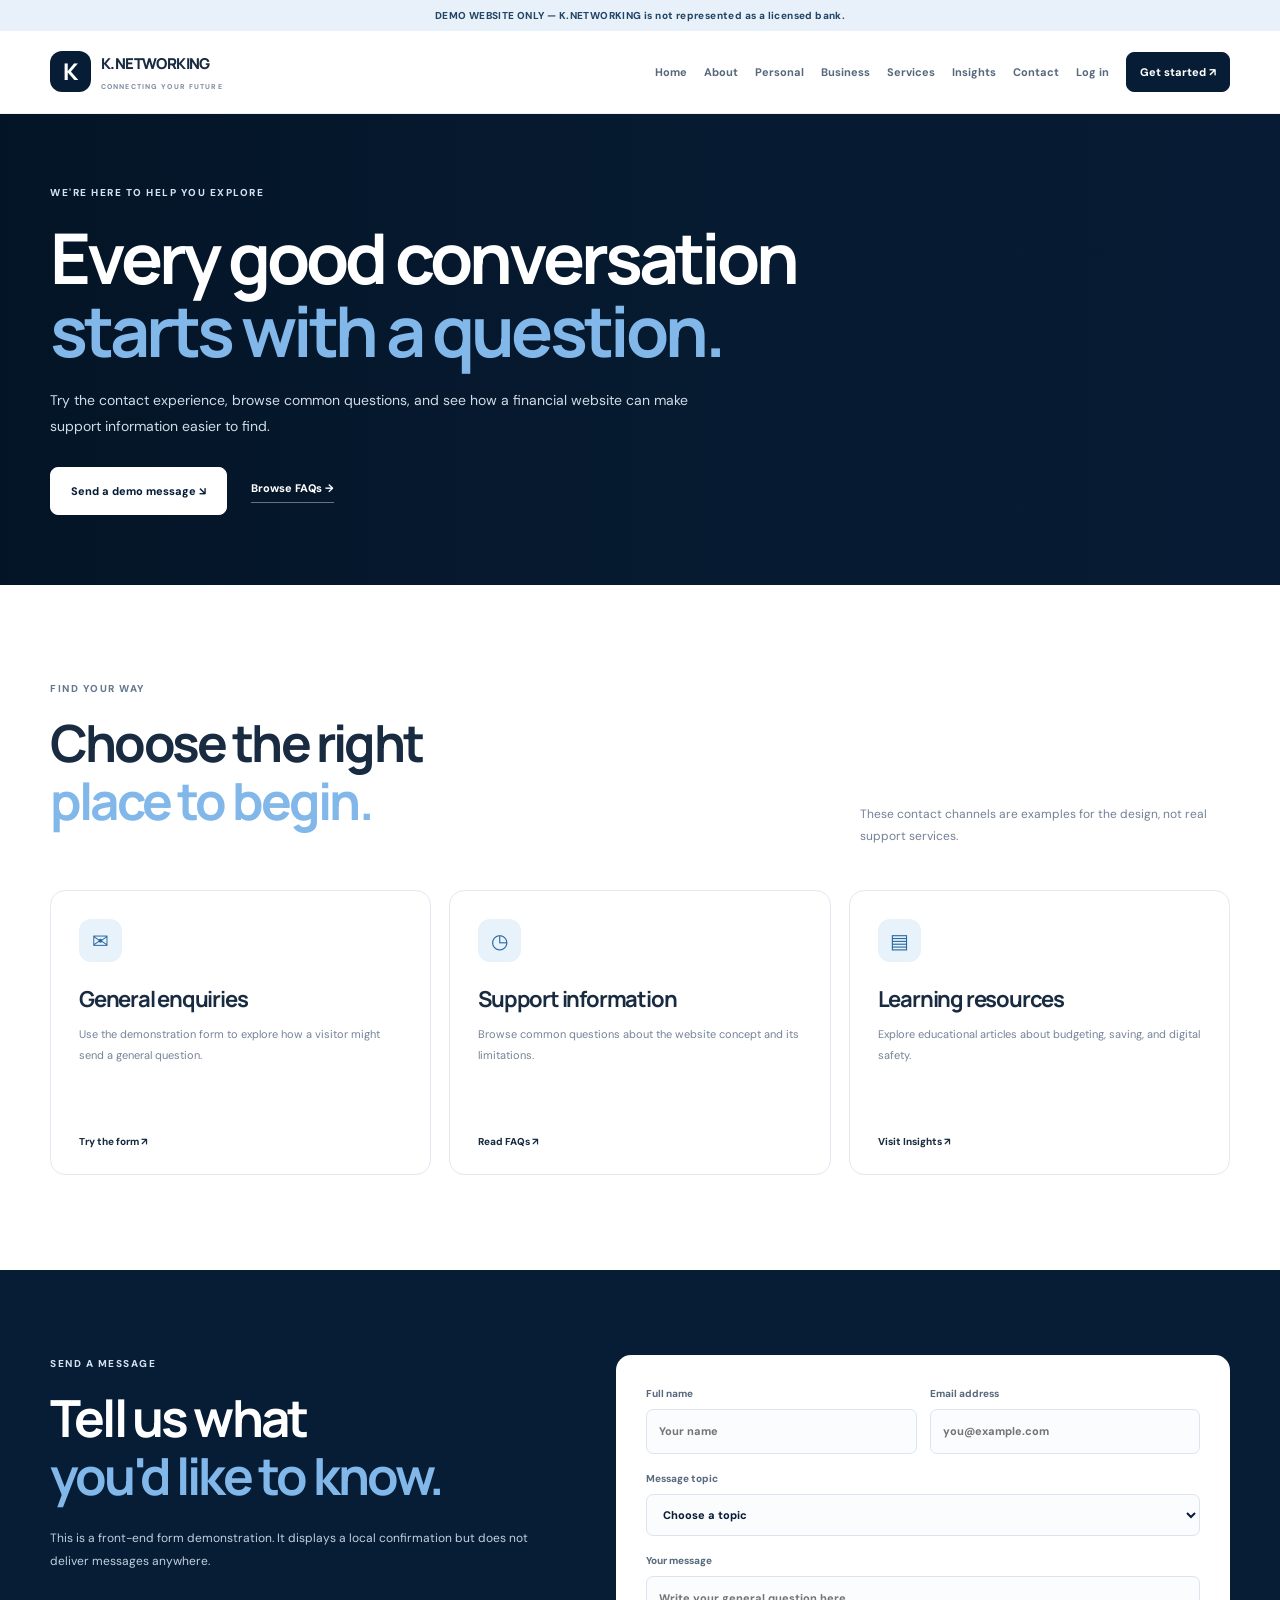
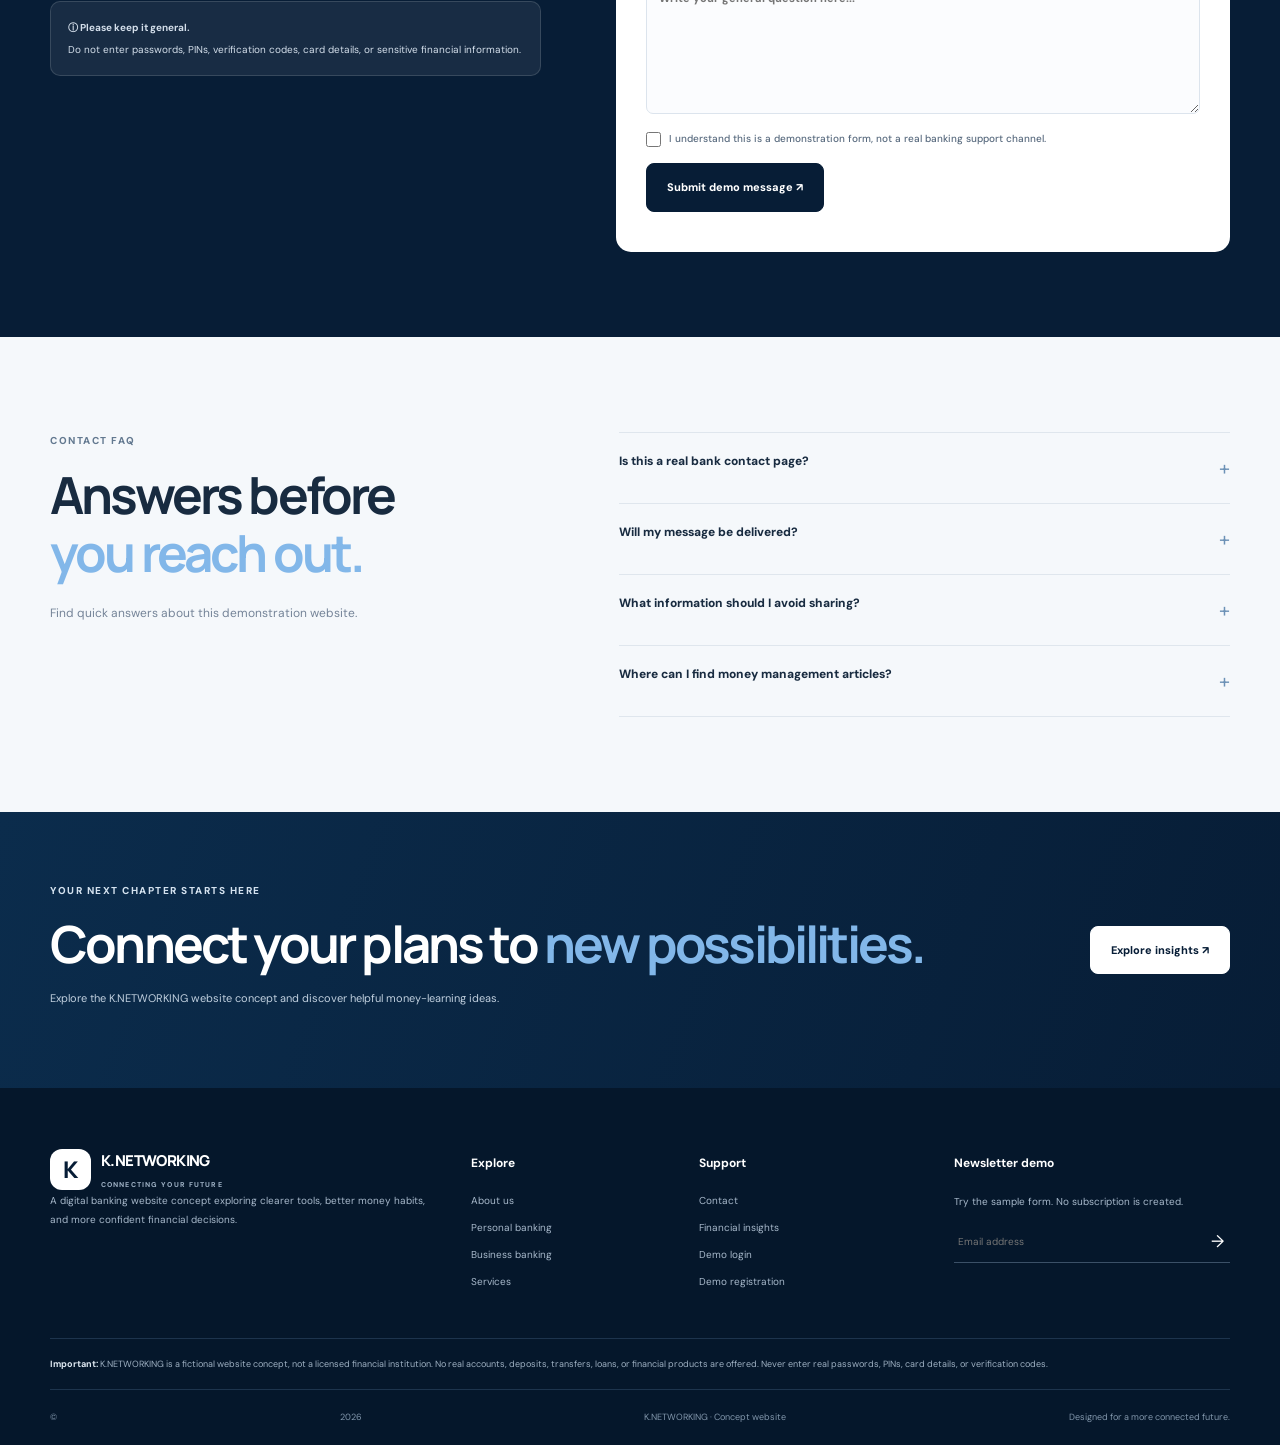
<file: K_NETWORKING_Banking_Website/contact.html>
<!doctype html>
<html lang="en">
<head>
<meta charset="utf-8">
<meta name="viewport" content="width=device-width,initial-scale=1">
<meta name="description" content="K.NETWORKING banking website design concept">
<title>Contact Us | K.NETWORKING</title>
<link rel="icon" href="assets/favicon.svg" type="image/svg+xml">
<link rel="preconnect" href="https://fonts.googleapis.com">
<link href="https://fonts.googleapis.com/css2?family=DM+Sans:wght@400;500;600;700&family=Manrope:wght@400;500;600;700;800&display=swap" rel="stylesheet">
<link rel="stylesheet" href="css/style.css">
<script src="js/script.js" defer></script>
</head>
<body>
<div class="demo-banner">DEMO WEBSITE ONLY — K.NETWORKING is not represented as a licensed bank.</div>
<header class="header"><div class="container nav">
<a class="brand" href="index.html"><span class="logo">K</span><span>K.NETWORKING<small>CONNECTING YOUR FUTURE</small></span></a>
<button class="menu" aria-label="Toggle menu" aria-expanded="false">☰</button>
<nav class="links"><a href="index.html">Home</a><a href="about.html">About</a><a href="personal.html">Personal</a><a href="business.html">Business</a><a href="services.html">Services</a><a href="blog.html">Insights</a><a href="contact.html">Contact</a><a href="login.html">Log in</a><a class="button small" href="register.html">Get started ↗</a></nav>
</div></header>

<main><section class="page-hero"><div class="page-bg"></div><div class="container page-hero-content"><span class="eyebrow light">WE'RE HERE TO HELP YOU EXPLORE</span><h1>Every good conversation<br><em>starts with a question.</em></h1><p>Try the contact experience, browse common questions, and see how a financial website can make support information easier to find.</p><div class="actions"><a class="button white" href="#contact-form">Send a demo message ↘</a><a class="under-link light" href="#faq">Browse FAQs →</a></div></div></section>
<section class="section"><div class="container"><div class="section-title"><div><span class="eyebrow">FIND YOUR WAY</span><h2>Choose the right<br><em>place to begin.</em></h2></div><p>These contact channels are examples for the design, not real support services.</p></div><div class="three-grid"><article class="feature"><span class="icon">✉</span><h3>General enquiries</h3><p>Use the demonstration form to explore how a visitor might send a general question.</p><a href="#contact-form">Try the form ↗</a></article><article class="feature"><span class="icon">◷</span><h3>Support information</h3><p>Browse common questions about the website concept and its limitations.</p><a href="#faq">Read FAQs ↗</a></article><article class="feature"><span class="icon">▤</span><h3>Learning resources</h3><p>Explore educational articles about budgeting, saving, and digital safety.</p><a href="blog.html">Visit Insights ↗</a></article></div></div></section>
<section class="contact-area" id="contact-form"><div class="container contact-grid"><div><span class="eyebrow light">SEND A MESSAGE</span><h2>Tell us what<br><em>you'd like to know.</em></h2><p>This is a front-end form demonstration. It displays a local confirmation but does not deliver messages anywhere.</p><div class="notice"><b>ⓘ Please keep it general.</b><p>Do not enter passwords, PINs, verification codes, card details, or sensitive financial information.</p></div></div><form class="contact-form demo-form"><div class="form-row"><label>Full name<input name="name" type="text" required minlength="2" placeholder="Your name"></label><label>Email address<input name="email" type="email" required placeholder="you@example.com"></label></div><label>Message topic<select name="subject" required><option value="">Choose a topic</option><option>Website feedback</option><option>Personal finance learning</option><option>Business finance learning</option><option>Technical question</option><option>Other general enquiry</option></select></label><label>Your message<textarea name="message" required minlength="10" rows="6" placeholder="Write your general question here..."></textarea></label><label class="check"><input type="checkbox" required> I understand this is a demonstration form, not a real banking support channel.</label><button class="button" type="submit">Submit demo message ↗</button><p class="feedback" aria-live="polite"></p></form></div></section>
<section class="section soft" id="faq"><div class="container faq-grid"><div><span class="eyebrow">CONTACT FAQ</span><h2>Answers before<br><em>you reach out.</em></h2><p>Find quick answers about this demonstration website.</p></div><div class="faqs"><details><summary>Is this a real bank contact page? <span>+</span></summary><p>No. It is part of a fictional website concept and does not provide real banking support.</p></details><details><summary>Will my message be delivered? <span>+</span></summary><p>No. The current form only displays a local demo confirmation. Configure a form service or backend to deliver messages.</p></details><details><summary>What information should I avoid sharing? <span>+</span></summary><p>Never submit passwords, PINs, one-time verification codes, or private account credentials through this demo.</p></details><details><summary>Where can I find money management articles? <span>+</span></summary><p>Visit the Insights page for educational content about budgeting, savings, and online safety.</p></details></div></div></section></main>

<section class="cta"><div class="container cta-row"><div><span class="eyebrow light">YOUR NEXT CHAPTER STARTS HERE</span><h2>Connect your plans to <em>new possibilities.</em></h2><p>Explore the K.NETWORKING website concept and discover helpful money-learning ideas.</p></div><a class="button white" href="blog.html">Explore insights ↗</a></div></section>
<footer class="footer"><div class="container footer-grid"><div><a class="brand footer-brand" href="index.html"><span class="logo">K</span><span>K.NETWORKING<small>CONNECTING YOUR FUTURE</small></span></a><p>A digital banking website concept exploring clearer tools, better money habits, and more confident financial decisions.</p></div><div><h4>Explore</h4><a href="about.html">About us</a><a href="personal.html">Personal banking</a><a href="business.html">Business banking</a><a href="services.html">Services</a></div><div><h4>Support</h4><a href="contact.html">Contact</a><a href="blog.html">Financial insights</a><a href="login.html">Demo login</a><a href="register.html">Demo registration</a></div><div><h4>Newsletter demo</h4><p>Try the sample form. No subscription is created.</p><form class="newsletter"><input type="email" placeholder="Email address" required aria-label="Email address"><button>→</button><small aria-live="polite"></small></form></div></div><div class="container disclaimer"><b>Important:</b> K.NETWORKING is a fictional website concept, not a licensed financial institution. No real accounts, deposits, transfers, loans, or financial products are offered. Never enter real passwords, PINs, card details, or verification codes.</div><div class="container footer-bottom">© <span class="year"></span> K.NETWORKING · Concept website <span>Designed for a more connected future.</span></div></footer>
</body></html>
</file>
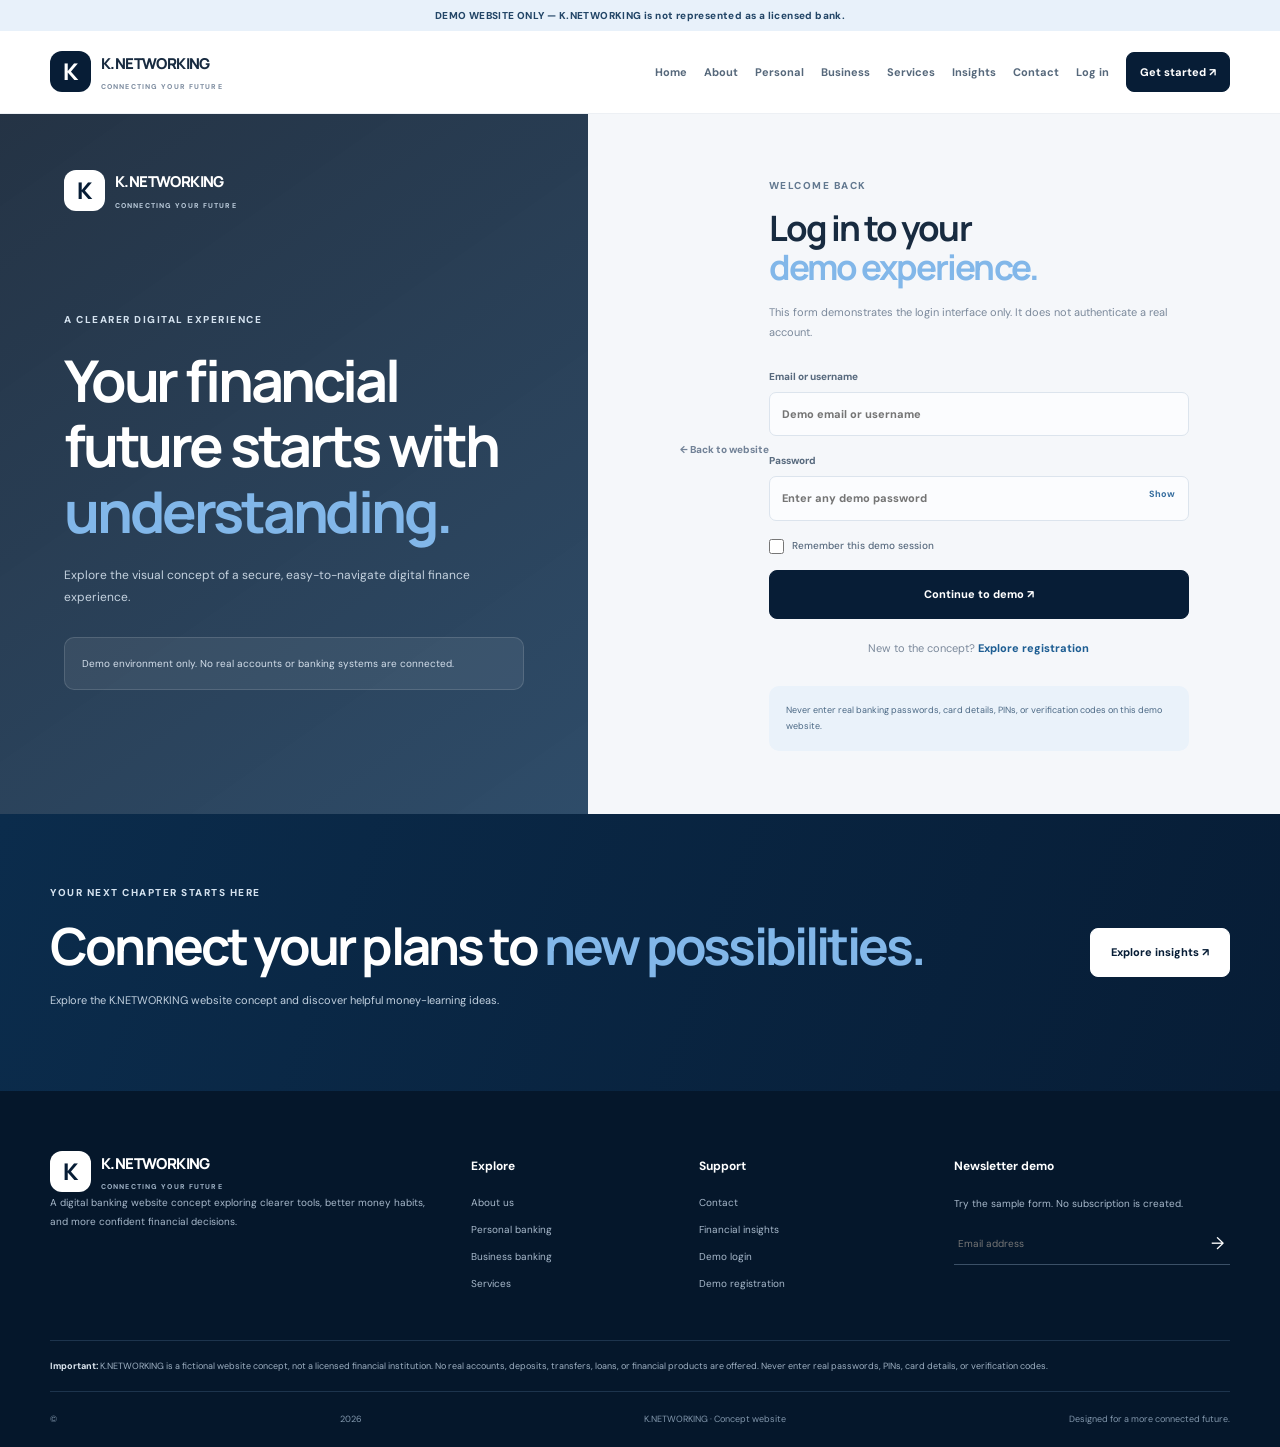
<file: K_NETWORKING_Banking_Website/login.html>
<!doctype html>
<html lang="en">
<head>
<meta charset="utf-8">
<meta name="viewport" content="width=device-width,initial-scale=1">
<meta name="description" content="K.NETWORKING banking website design concept">
<title>Demo Login | K.NETWORKING</title>
<link rel="icon" href="assets/favicon.svg" type="image/svg+xml">
<link rel="preconnect" href="https://fonts.googleapis.com">
<link href="https://fonts.googleapis.com/css2?family=DM+Sans:wght@400;500;600;700&family=Manrope:wght@400;500;600;700;800&display=swap" rel="stylesheet">
<link rel="stylesheet" href="css/style.css">
<script src="js/script.js" defer></script>
</head>
<body>
<div class="demo-banner">DEMO WEBSITE ONLY — K.NETWORKING is not represented as a licensed bank.</div>
<header class="header"><div class="container nav">
<a class="brand" href="index.html"><span class="logo">K</span><span>K.NETWORKING<small>CONNECTING YOUR FUTURE</small></span></a>
<button class="menu" aria-label="Toggle menu" aria-expanded="false">☰</button>
<nav class="links"><a href="index.html">Home</a><a href="about.html">About</a><a href="personal.html">Personal</a><a href="business.html">Business</a><a href="services.html">Services</a><a href="blog.html">Insights</a><a href="contact.html">Contact</a><a href="login.html">Log in</a><a class="button small" href="register.html">Get started ↗</a></nav>
</div></header>

<main class="auth-page"><section class="auth-visual"><a class="brand invert" href="index.html"><span class="logo">K</span><span>K.NETWORKING<small>CONNECTING YOUR FUTURE</small></span></a><span class="eyebrow light">A CLEARER DIGITAL EXPERIENCE</span><h1>Your financial future starts with <em>understanding.</em></h1><p>Explore the visual concept of a secure, easy-to-navigate digital finance experience.</p><div class="notice">Demo environment only. No real accounts or banking systems are connected.</div></section><section class="auth-content"><a class="back" href="index.html">← Back to website</a><div class="auth-card"><span class="eyebrow">WELCOME BACK</span><h2>Log in to your<br><em>demo experience.</em></h2><p>This form demonstrates the login interface only. It does not authenticate a real account.</p><form class="demo-form auth-form" data-type="login"><label>Email or username<input name="email" required placeholder="Demo email or username"></label><label>Password<span class="password"><input name="password" type="password" minlength="4" required placeholder="Enter any demo password"><button type="button" class="toggle-password">Show</button></span></label><label class="check"><input type="checkbox"> Remember this demo session</label><button class="button full" type="submit">Continue to demo ↗</button><p class="feedback" aria-live="polite"></p></form><p class="auth-switch">New to the concept? <a href="register.html">Explore registration</a></p><div class="notice dark-notice">Never enter real banking passwords, card details, PINs, or verification codes on this demo website.</div></div></section></main>

<section class="cta"><div class="container cta-row"><div><span class="eyebrow light">YOUR NEXT CHAPTER STARTS HERE</span><h2>Connect your plans to <em>new possibilities.</em></h2><p>Explore the K.NETWORKING website concept and discover helpful money-learning ideas.</p></div><a class="button white" href="blog.html">Explore insights ↗</a></div></section>
<footer class="footer"><div class="container footer-grid"><div><a class="brand footer-brand" href="index.html"><span class="logo">K</span><span>K.NETWORKING<small>CONNECTING YOUR FUTURE</small></span></a><p>A digital banking website concept exploring clearer tools, better money habits, and more confident financial decisions.</p></div><div><h4>Explore</h4><a href="about.html">About us</a><a href="personal.html">Personal banking</a><a href="business.html">Business banking</a><a href="services.html">Services</a></div><div><h4>Support</h4><a href="contact.html">Contact</a><a href="blog.html">Financial insights</a><a href="login.html">Demo login</a><a href="register.html">Demo registration</a></div><div><h4>Newsletter demo</h4><p>Try the sample form. No subscription is created.</p><form class="newsletter"><input type="email" placeholder="Email address" required aria-label="Email address"><button>→</button><small aria-live="polite"></small></form></div></div><div class="container disclaimer"><b>Important:</b> K.NETWORKING is a fictional website concept, not a licensed financial institution. No real accounts, deposits, transfers, loans, or financial products are offered. Never enter real passwords, PINs, card details, or verification codes.</div><div class="container footer-bottom">© <span class="year"></span> K.NETWORKING · Concept website <span>Designed for a more connected future.</span></div></footer>
</body></html>
</file>
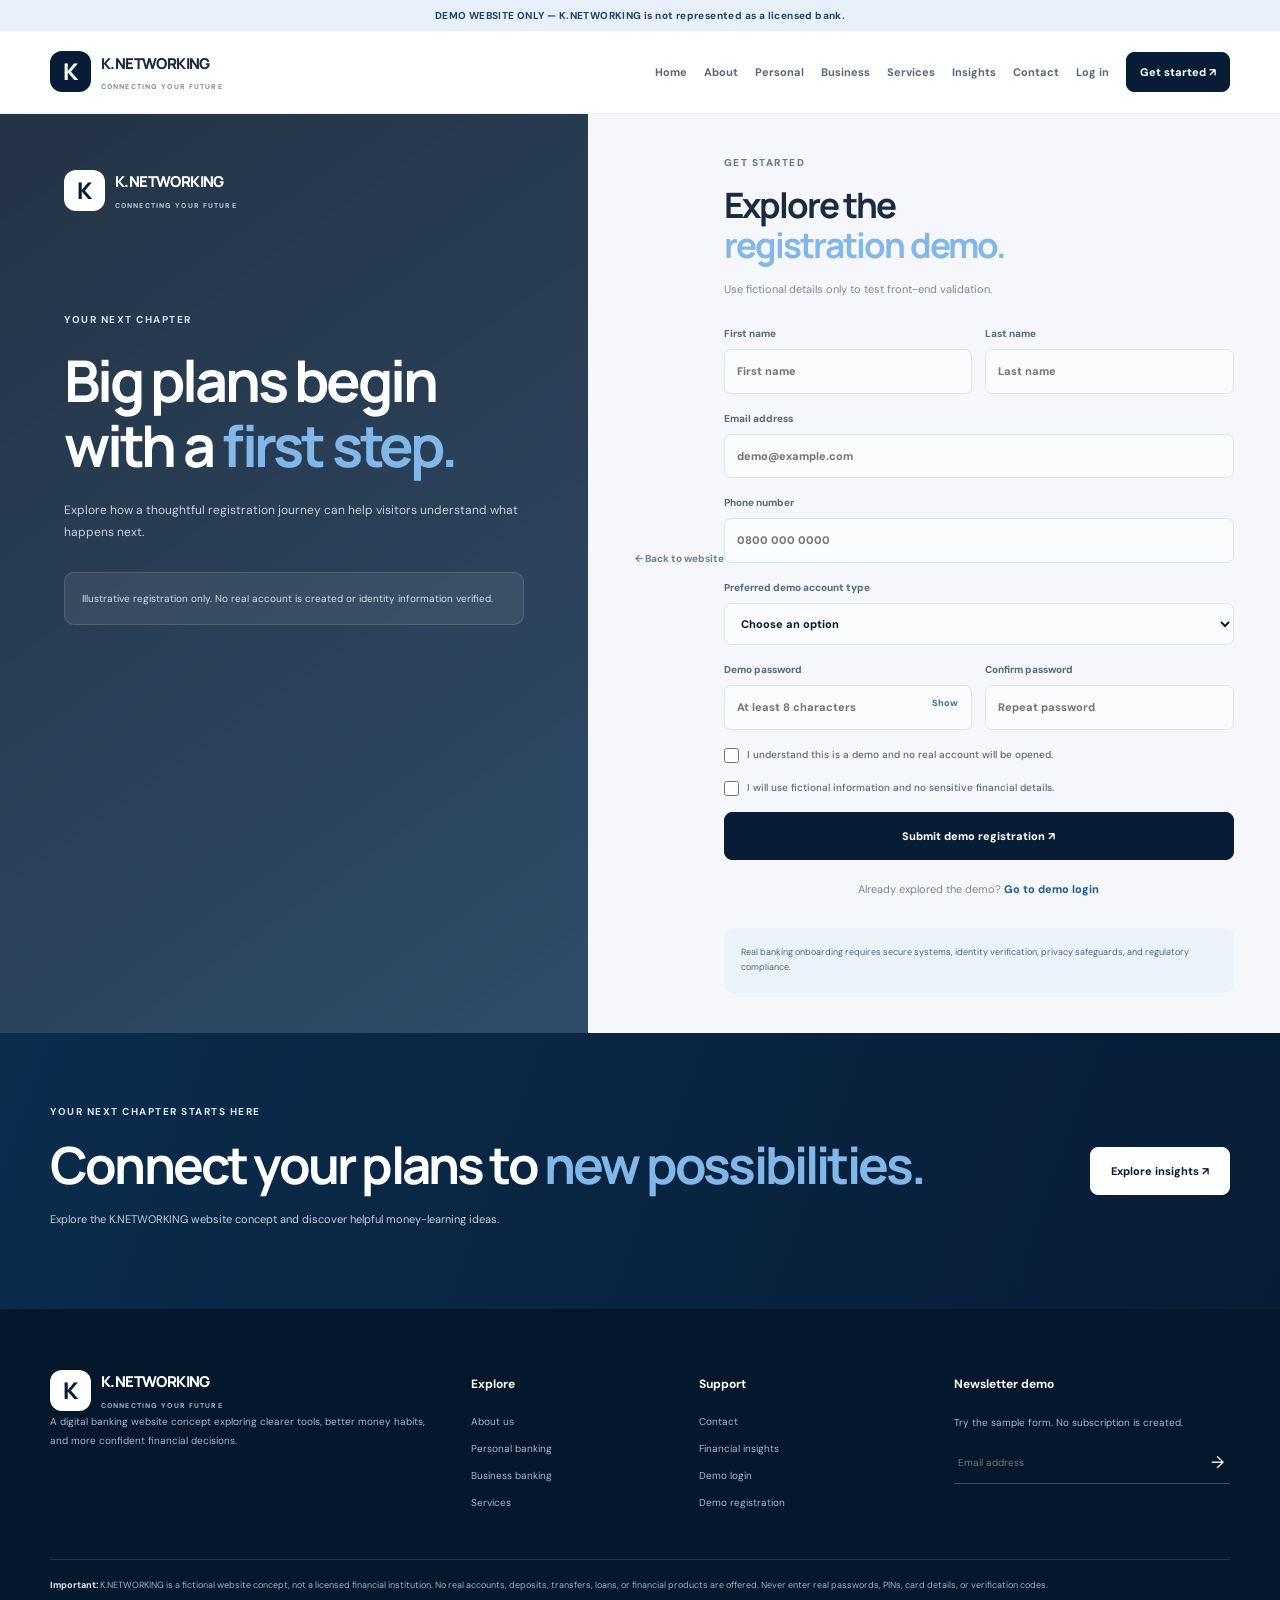
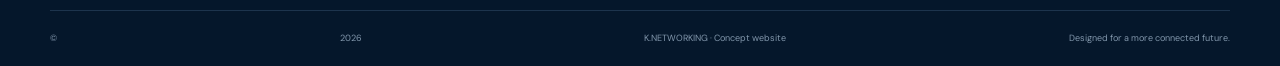
<file: K_NETWORKING_Banking_Website/register.html>
<!doctype html>
<html lang="en">
<head>
<meta charset="utf-8">
<meta name="viewport" content="width=device-width,initial-scale=1">
<meta name="description" content="K.NETWORKING banking website design concept">
<title>Demo Registration | K.NETWORKING</title>
<link rel="icon" href="assets/favicon.svg" type="image/svg+xml">
<link rel="preconnect" href="https://fonts.googleapis.com">
<link href="https://fonts.googleapis.com/css2?family=DM+Sans:wght@400;500;600;700&family=Manrope:wght@400;500;600;700;800&display=swap" rel="stylesheet">
<link rel="stylesheet" href="css/style.css">
<script src="js/script.js" defer></script>
</head>
<body>
<div class="demo-banner">DEMO WEBSITE ONLY — K.NETWORKING is not represented as a licensed bank.</div>
<header class="header"><div class="container nav">
<a class="brand" href="index.html"><span class="logo">K</span><span>K.NETWORKING<small>CONNECTING YOUR FUTURE</small></span></a>
<button class="menu" aria-label="Toggle menu" aria-expanded="false">☰</button>
<nav class="links"><a href="index.html">Home</a><a href="about.html">About</a><a href="personal.html">Personal</a><a href="business.html">Business</a><a href="services.html">Services</a><a href="blog.html">Insights</a><a href="contact.html">Contact</a><a href="login.html">Log in</a><a class="button small" href="register.html">Get started ↗</a></nav>
</div></header>

<main class="auth-page"><section class="auth-visual register-visual"><a class="brand invert" href="index.html"><span class="logo">K</span><span>K.NETWORKING<small>CONNECTING YOUR FUTURE</small></span></a><span class="eyebrow light">YOUR NEXT CHAPTER</span><h1>Big plans begin with a <em>first step.</em></h1><p>Explore how a thoughtful registration journey can help visitors understand what happens next.</p><div class="notice">Illustrative registration only. No real account is created or identity information verified.</div></section><section class="auth-content"><a class="back" href="index.html">← Back to website</a><div class="auth-card wide"><span class="eyebrow">GET STARTED</span><h2>Explore the<br><em>registration demo.</em></h2><p>Use fictional details only to test front-end validation.</p><form class="demo-form auth-form register-form" data-type="register"><div class="form-row"><label>First name<input name="first" required minlength="2" placeholder="First name"></label><label>Last name<input name="last" required minlength="2" placeholder="Last name"></label></div><label>Email address<input name="email" type="email" required placeholder="demo@example.com"></label><label>Phone number<input name="phone" type="tel" required pattern="[0-9+() -]{7,20}" placeholder="0800 000 0000"></label><label>Preferred demo account type<select required><option value="">Choose an option</option><option>Everyday account concept</option><option>Savings goal concept</option><option>Business account concept</option></select></label><div class="form-row"><label>Demo password<span class="password"><input name="password" type="password" minlength="8" required placeholder="At least 8 characters"><button type="button" class="toggle-password">Show</button></span></label><label>Confirm password<input name="confirmPassword" type="password" minlength="8" required placeholder="Repeat password"></label></div><label class="check"><input type="checkbox" required> I understand this is a demo and no real account will be opened.</label><label class="check"><input type="checkbox" required> I will use fictional information and no sensitive financial details.</label><button class="button full" type="submit">Submit demo registration ↗</button><p class="feedback" aria-live="polite"></p></form><p class="auth-switch">Already explored the demo? <a href="login.html">Go to demo login</a></p><div class="notice dark-notice">Real banking onboarding requires secure systems, identity verification, privacy safeguards, and regulatory compliance.</div></div></section></main>

<section class="cta"><div class="container cta-row"><div><span class="eyebrow light">YOUR NEXT CHAPTER STARTS HERE</span><h2>Connect your plans to <em>new possibilities.</em></h2><p>Explore the K.NETWORKING website concept and discover helpful money-learning ideas.</p></div><a class="button white" href="blog.html">Explore insights ↗</a></div></section>
<footer class="footer"><div class="container footer-grid"><div><a class="brand footer-brand" href="index.html"><span class="logo">K</span><span>K.NETWORKING<small>CONNECTING YOUR FUTURE</small></span></a><p>A digital banking website concept exploring clearer tools, better money habits, and more confident financial decisions.</p></div><div><h4>Explore</h4><a href="about.html">About us</a><a href="personal.html">Personal banking</a><a href="business.html">Business banking</a><a href="services.html">Services</a></div><div><h4>Support</h4><a href="contact.html">Contact</a><a href="blog.html">Financial insights</a><a href="login.html">Demo login</a><a href="register.html">Demo registration</a></div><div><h4>Newsletter demo</h4><p>Try the sample form. No subscription is created.</p><form class="newsletter"><input type="email" placeholder="Email address" required aria-label="Email address"><button>→</button><small aria-live="polite"></small></form></div></div><div class="container disclaimer"><b>Important:</b> K.NETWORKING is a fictional website concept, not a licensed financial institution. No real accounts, deposits, transfers, loans, or financial products are offered. Never enter real passwords, PINs, card details, or verification codes.</div><div class="container footer-bottom">© <span class="year"></span> K.NETWORKING · Concept website <span>Designed for a more connected future.</span></div></footer>
</body></html>
</file>
<file: K_NETWORKING_Banking_Website/css/style.css>
/* K.NETWORKING shared stylesheet — navy blue and white brand. */
:root{--navy:#071d36;--navy2:#0d2e50;--blue:#82b7e9;--text:#182b40;--muted:#718095;--line:#e1e8ef;--paper:#f5f8fb;--white:#fff;--max:1180px}
*{box-sizing:border-box}html{scroll-behavior:smooth;scroll-padding-top:90px}body{margin:0;font-family:"DM Sans",sans-serif;color:var(--text);line-height:1.7}img{max-width:100%;display:block}a{color:inherit;text-decoration:none}button,input,textarea,select{font:inherit}.container{width:min(var(--max),calc(100% - 44px));margin:auto}.demo-banner{text-align:center;background:#e8f1fa;color:#234667;padding:7px 12px;font-size:10px;font-weight:800;letter-spacing:.04em}.header{position:sticky;top:0;z-index:50;background:rgba(255,255,255,.96);backdrop-filter:blur(16px);border-bottom:1px solid #edf0f4}.nav{min-height:82px;display:flex;align-items:center;justify-content:space-between;gap:22px}.brand{display:flex;align-items:center;gap:10px;font-family:Manrope,sans-serif;font-size:15px;font-weight:800;letter-spacing:-.04em;white-space:nowrap}.brand small{display:block;font-family:"DM Sans",sans-serif;font-size:7px;letter-spacing:.16em;color:#7e8da0;margin-top:5px}.logo{width:41px;height:41px;display:grid;place-items:center;border-radius:12px;background:var(--navy);color:white;font-size:23px}.links{display:flex;align-items:center;gap:17px;font-size:11px;font-weight:700;color:#56687b}.links a:hover{color:#071d36}.button{display:inline-flex;justify-content:center;align-items:center;gap:12px;background:var(--navy);color:#fff;border:1px solid var(--navy);border-radius:8px;padding:14px 20px;font-size:11px;font-weight:800;transition:.25s;cursor:pointer}.button:hover{transform:translateY(-3px);background:#16416b;box-shadow:0 12px 25px #071d3620}.button.small{padding:10px 13px}.button.white{background:#fff;color:var(--navy);border-color:white}.button.white:hover{background:#eaf2fa}.menu{display:none;border:0;background:transparent;color:var(--navy);font-size:25px}.eyebrow{font-size:10px;font-weight:800;letter-spacing:.15em;color:#637990;display:block}.eyebrow.light{color:#d4e2ef}h1,h2,h3{font-family:Manrope,sans-serif;letter-spacing:-.055em;line-height:1.13;margin-top:0}h1 em,h2 em{font-style:normal;color:var(--blue)}h2{font-size:clamp(34px,4vw,52px);margin:17px 0 22px}h3{font-size:21px;margin-bottom:12px}p{margin-top:0}.hero{position:relative;background:var(--navy);color:white;overflow:hidden}.hero-bg,.page-bg{position:absolute;inset:0;background:url("https://images.unsplash.com/photo-1486406146926-c627a92ad1ab?auto=format&fit=crop&w=2200&q=90") center/cover;opacity:.48}.hero:before,.page-hero:before{content:"";position:absolute;inset:0;background:linear-gradient(90deg,#041426f5,#061a30cc 58%,#061a3070);z-index:1}.hero-grid{position:relative;z-index:2;min-height:640px;display:grid;grid-template-columns:1fr 1fr;align-items:center;gap:35px;padding-top:65px;padding-bottom:70px}.hero-copy{animation:rise .8s both}.hero h1,.page-hero h1{font-size:clamp(48px,6.2vw,78px);margin:22px 0;line-height:1.04}.hero-copy>p,.page-hero-content>p{max-width:580px;color:#d1dce8;font-size:14px;line-height:1.9;margin-bottom:27px}.actions{display:flex;align-items:center;gap:24px;flex-wrap:wrap}.under-link{display:inline-block;color:var(--navy);font-size:11px;font-weight:800;border-bottom:1px solid #aab9c8;padding-bottom:5px}.under-link.light{color:white;border-color:#ffffff66}.proof{display:flex;align-items:center;gap:13px;margin-top:42px}.proof b,.proof small{display:block}.proof b{font-size:11px}.proof small{font-size:9px;color:#aebfd0}.avatars{display:flex}.avatars span{width:30px;height:30px;margin-left:-6px;border-radius:50%;border:2px solid var(--navy);display:grid;place-items:center;background:#fff;color:var(--navy);font-size:10px;font-weight:800}.avatars span:nth-child(2){background:#8fbbe4}.avatars span:nth-child(3){background:#25496c;color:white}.hero-art{position:relative;min-height:465px;display:flex;justify-content:center;align-items:center;animation:rise .9s .1s both}.pill{position:absolute;top:4%;right:4%;z-index:3;border:1px solid #ffffff44;border-radius:25px;background:#ffffff18;padding:9px 13px;font-size:8px;letter-spacing:.13em;font-weight:800}.orbit{position:absolute;width:430px;height:430px;border:1px solid #ffffff20;border-radius:50%;box-shadow:0 0 0 50px #ffffff06,0 0 0 100px #ffffff04}.bank-card{z-index:2;width:min(100%,410px);padding:26px;border:1px solid #ffffff50;border-radius:21px;background:linear-gradient(135deg,#ffffff38,#ffffff0c);box-shadow:0 35px 70px #0005;backdrop-filter:blur(20px);transform:rotate(-5deg)}.card-top,.card-bottom{display:flex;align-items:center;justify-content:space-between}.card-top{font-size:10px}.card-top span{font-size:25px;color:#d9e8f6}.bank-card>small{display:block;margin-top:28px;font-size:8px;letter-spacing:.14em;color:#c4d6e6}.bank-card h2{font-size:clamp(26px,3vw,37px);color:white;margin:5px 0 25px}.bank-card h2 span{font-size:16px;color:#cad9e7}.card-bottom{border-top:1px solid #ffffff40;padding-top:14px}.card-bottom small,.card-bottom b{display:block;font-size:8px;letter-spacing:.1em}.card-bottom b{font-size:10px;margin-top:4px}.circles{font-size:25px;letter-spacing:-10px;color:#d6e7f6;text-shadow:9px 0 #73a9d9}.saving-card,.activity-card{position:absolute;z-index:4;background:white;color:var(--navy);border-radius:13px;box-shadow:0 20px 50px #0003}.saving-card{right:-1%;bottom:10%;display:flex;align-items:center;gap:10px;padding:14px;width:255px}.round-icon{width:31px;height:31px;display:grid;place-items:center;background:#e5f2fc;border-radius:9px;color:#28699f;flex:none}.saving-card small,.saving-card b{display:block}.saving-card small{font-size:8px;color:#748398}.saving-card b{font-size:14px}.saving-card>strong{font-size:10px;margin-left:auto}.progress{width:125px;height:4px;background:#e8edf3;border-radius:10px;margin-top:6px;overflow:hidden}.progress i{display:block;width:72%;height:100%;background:#3d86c6}.activity-card{left:-2%;bottom:0;width:280px;padding:15px}.activity-card> b{font-size:11px}.activity-card>div{display:flex;align-items:center;gap:8px;padding-top:10px;margin-top:10px;border-top:1px solid #edf0f4}.activity-card p{flex:1;margin:0}.activity-card p b,.activity-card p small{display:block}.activity-card p b{font-size:9px}.activity-card p small{font-size:8px;color:#8290a0}.activity-card strong{font-size:9px;white-space:nowrap}.positive{color:#247d5b}.pale{background:#edf2f8}.hero-foot{position:relative;z-index:2;display:flex;justify-content:space-between;padding:0 0 22px;font-size:8px;letter-spacing:.12em;color:#b6c7d7;font-weight:800}.quick{border-bottom:1px solid var(--line)}.quick-grid{display:grid;grid-template-columns:repeat(4,1fr)}.quick-grid a{padding:22px 16px;border-right:1px solid var(--line)}.quick-grid a:last-child{border:0}.quick-grid a:hover{background:#f5f8fb}.quick-grid b,.quick-grid small{display:block}.quick-grid b{font-size:11px}.quick-grid small{font-size:9px;color:#718095;margin-top:4px}.section{padding:95px 0}.soft{background:var(--paper)}.intro-grid{display:grid;grid-template-columns:1fr .85fr;gap:85px;align-items:start}.intro-grid>div>p,.intro-grid>p{font-size:13px;color:#6e7e91;line-height:1.95}.section-title{display:flex;align-items:end;justify-content:space-between;gap:40px;margin-bottom:38px}.section-title>p{max-width:370px;font-size:12px;color:#738196;line-height:1.9;margin-bottom:4px}.three-grid,.service-grid{display:grid;grid-template-columns:repeat(3,1fr);gap:18px}.feature{position:relative;padding:28px;background:white;border:1px solid #e2e9f0;border-radius:15px;min-height:285px;overflow:hidden}.feature.dark{background:var(--navy);color:white;border-color:var(--navy)}.feature .icon{display:grid;place-items:center;width:43px;height:43px;background:#e8f2fb;color:#28699f;border-radius:12px;font-size:20px;margin-bottom:25px}.feature.dark .icon{background:#193e62;color:#a8cff2}.feature>small{font-size:8px;letter-spacing:.13em;font-weight:800;color:#8392a4}.feature.dark>small{color:#b4c8dc}.feature h3{font-size:22px;margin:12px 0}.feature p{font-size:11px;color:#748398;line-height:1.9}.feature.dark p{color:#c2cfdd}.feature>a{position:absolute;bottom:24px;left:28px;font-size:10px;font-weight:800}.bars{position:absolute;right:20px;bottom:20px;display:flex;gap:5px;align-items:end;height:60px;opacity:.3}.bars i{display:block;width:8px;height:30%;background:#4287c4}.bars i:nth-child(2){height:60%}.bars i:nth-child(3){height:40%}.bars i:nth-child(4){height:90%}.bars i:nth-child(5){height:70%}.service{position:relative;min-height:255px;padding:25px;border:1px solid #e2e9f0;border-radius:14px;display:flex;flex-direction:column;transition:.25s}.service:hover{transform:translateY(-5px);box-shadow:0 18px 38px #071d3610}.service>span{position:absolute;right:22px;top:20px;color:#a7b5c4;font-size:9px}.service .icon{font-size:23px;color:#2d6a9e;margin-bottom:20px}.service h3{font-size:18px;margin-bottom:8px}.service p{font-size:11px;color:#748398;line-height:1.8}.service strong{margin-top:auto;font-size:10px;color:#235c8d}.showcase{background:#f3f7fa;padding:95px 0}.showcase-grid,.safety-grid{display:grid;grid-template-columns:1fr .9fr;gap:75px;align-items:center}.showcase-photo{position:relative;border-radius:17px;overflow:hidden;min-height:400px}.showcase-photo img{width:100%;height:420px;object-fit:cover}.photo-note{position:absolute;bottom:18px;left:18px;right:18px;background:#ffffffed;padding:15px;border-radius:10px;font-size:11px}.photo-note small{display:block;margin-left:28px;color:#7d8da0;font-size:9px}.showcase-grid p{font-size:12px;color:#738196;line-height:1.9}.checks,.number-list{padding:0;list-style:none;display:grid;gap:16px;margin:25px 0}.checks li,.number-list li{display:flex;gap:12px;align-items:flex-start}.checks li>b{width:24px;height:24px;display:grid;place-items:center;background:#e3f0fc;border-radius:50%;color:#2c6c9f;flex:none}.checks strong,.checks small,.number-list strong,.number-list small{display:block}.checks strong,.number-list strong{font-size:11px}.checks small,.number-list small{font-size:10px;color:#7b899a;margin-top:4px;line-height:1.7}.stats{background:var(--navy);color:white;padding:85px 0}.stats h2{margin:17px 0}.stats p{font-size:11px;color:#b8c8d8;max-width:520px}.stats-grid{display:grid;grid-template-columns:repeat(4,1fr);border-top:1px solid #ffffff30;margin-top:45px;padding-top:28px}.stats-grid>div{padding:0 22px;border-right:1px solid #ffffff26}.stats-grid>div:first-child{padding-left:0}.stats-grid>div:last-child{border:0}.stats-grid b{font:700 clamp(32px,4vw,48px) Manrope;letter-spacing:-.06em}.stats-grid sup{color:#8bbce8;font-size:15px}.stats-grid small{display:block;color:#c2d0df;font-size:9px;margin-top:8px}.audience-grid{display:grid;grid-template-columns:1fr 1fr;gap:18px}.audience{min-height:360px;border-radius:16px;padding:32px;display:flex;flex-direction:column;align-items:flex-start;justify-content:flex-end;color:white;background-size:cover;background-position:center}.personal-audience{background-image:linear-gradient(90deg,#061a30e8,#061a3030),url("https://images.unsplash.com/photo-1511632765486-a01980e01a18?auto=format&fit=crop&w=1000&q=85")}.business-audience{background-image:linear-gradient(90deg,#061a30e8,#061a3030),url("https://images.unsplash.com/photo-1521737711867-e3b97375f902?auto=format&fit=crop&w=1000&q=85")}.audience small{font-size:8px;letter-spacing:.13em;font-weight:800}.audience h3{font-size:29px;margin:15px 0}.audience p{max-width:350px;font-size:11px;color:#d4deea}.security-art{min-height:380px;border-radius:18px;background:#e6eff8;display:grid;place-items:center;position:relative;overflow:hidden}.shield{width:145px;height:170px;display:grid;place-items:center;clip-path:polygon(50% 0,94% 18%,88% 67%,50% 100%,12% 67%,6% 18%);background:linear-gradient(145deg,#164c7a,#071d36);color:white;font-size:54px}.security-art>span{position:absolute;bottom:25px;left:25px;font-size:8px;letter-spacing:.12em;font-weight:800;color:#5b7289}.number-list li{border-bottom:1px solid #e0e7ef;padding-bottom:14px}.number-list li>b{font-size:10px;color:#5c91c2}.article-grid{display:grid;grid-template-columns:repeat(3,1fr);gap:18px}.article-card{border:1px solid #e2e9f0;border-radius:14px;overflow:hidden;background:white;transition:.25s}.article-card:hover{transform:translateY(-5px);box-shadow:0 18px 38px #071d3612}.article-card>img{height:195px;width:100%;object-fit:cover}.article-card>div{padding:22px}.article-card small{font-size:8px;letter-spacing:.1em;color:#7e8da0;font-weight:800}.article-card h3{font-size:18px;margin:11px 0}.article-card p{font-size:11px;color:#738196;line-height:1.8}.article-card a{font-size:10px;font-weight:800;color:#255e8e}.faq-grid{display:grid;grid-template-columns:.8fr 1fr;gap:80px}.faq-grid>div:first-child p{font-size:12px;color:#758498}.faqs{border-top:1px solid #dfe6ed}.faqs details{border-bottom:1px solid #dfe6ed}.faqs summary{list-style:none;display:flex;justify-content:space-between;gap:20px;padding:18px 0;font-size:12px;font-weight:800;cursor:pointer}.faqs summary::-webkit-details-marker{display:none}.faqs summary span{font-size:20px;color:#6c91b6;font-weight:400}.faqs details[open] summary span{transform:rotate(45deg)}.faqs details p{font-size:11px;line-height:1.9;color:#758498;padding:0 30px 18px 0;margin:0}.cta{background:linear-gradient(110deg,#0b2c4c,#071d36);color:white;padding:70px 0}.cta-row{display:flex;align-items:center;justify-content:space-between;gap:35px}.cta h2{font-size:clamp(35px,4vw,52px);margin:16px 0}.cta p{font-size:11px;color:#c1d0df;max-width:500px}.footer{background:#05172b;color:white;padding:60px 0 0}.footer-grid{display:grid;grid-template-columns:1.4fr .7fr .8fr 1fr;gap:35px;padding-bottom:38px}.footer-brand .logo{background:white;color:var(--navy)}.footer-brand{color:white}.footer-brand small{color:#9db0c4}.footer-grid p{font-size:10px;color:#a8b9cb;line-height:1.9}.footer-grid h4{font-size:12px;margin:5px 0 18px}.footer-grid>div>a:not(.brand){display:block;font-size:10px;color:#a8b9cb;margin:10px 0}.newsletter{display:flex;flex-wrap:wrap;border-bottom:1px solid #3b5067}.newsletter input{background:transparent;border:0;outline:0;color:white;padding:12px 4px;min-width:0;flex:1;font-size:10px}.newsletter button{background:transparent;color:white;border:0;font-size:17px;cursor:pointer}.newsletter small{flex-basis:100%;font-size:9px;color:#a9cce9}.disclaimer{border-top:1px solid #1d344d;border-bottom:1px solid #1d344d;padding:17px 0;font-size:9px;color:#9eb0c2;line-height:1.8}.disclaimer b{color:#e0eaf3}.footer-bottom{display:flex;justify-content:space-between;gap:20px;padding:20px 0;color:#8297ac;font-size:9px}.page-hero{position:relative;isolation:isolate;min-height:470px;display:flex;align-items:center;overflow:hidden;background:var(--navy);color:white}.page-bg{z-index:-2}.page-hero:before{z-index:-1}.page-hero-content{padding:70px 0}.page-hero-content h1{font-size:clamp(44px,6vw,70px);margin:20px 0}.page-hero-content>p{max-width:640px}.page-bg.blog-bg{background-image:url("https://images.unsplash.com/photo-1554224155-6726b3ff858f?auto=format&fit=crop&w=1800&q=85")}.contact-area{background:var(--navy);color:white;padding:85px 0}.contact-grid{display:grid;grid-template-columns:.8fr 1fr;gap:75px}.contact-grid>div>p{font-size:12px;color:#c1d0df;line-height:1.9}.notice{margin-top:28px;padding:17px;background:#ffffff12;border:1px solid #ffffff22;border-radius:10px;font-size:10px;color:#d4dfeb}.notice p{margin:5px 0 0}.contact-form{padding:30px;background:white;color:var(--navy);border-radius:15px}.contact-form label,.auth-form label{display:block;font-size:10px;font-weight:800;color:#586a7e;margin-bottom:16px}.contact-form input,.contact-form select,.contact-form textarea,.auth-form input,.auth-form select{display:block;width:100%;margin-top:7px;padding:12px;border:1px solid #dce4ed;border-radius:7px;background:#fbfcfe;color:var(--navy);font-size:11px;outline:0}.contact-form input:focus,.contact-form textarea:focus,.contact-form select:focus,.auth-form input:focus,.auth-form select:focus{border-color:#4d8cc7;box-shadow:0 0 0 3px #4d8cc71c}.contact-form textarea{resize:vertical}.form-row{display:grid;grid-template-columns:1fr 1fr;gap:13px}.check{display:flex!important;align-items:flex-start;gap:8px;font-size:10px!important;font-weight:500!important;line-height:1.7}.check input{width:15px!important;height:15px;margin:2px 0 0!important;flex:none}.feedback{font-size:10px;color:#286b9f;line-height:1.7}.feedback.error{color:#b33838}.auth-page{display:grid;grid-template-columns:.85fr 1fr;min-height:700px;background:#f5f7fa}.auth-visual{padding:55px clamp(28px,5vw,75px);background:linear-gradient(145deg,#06172bdf,#0b2e50d9),url("https://images.unsplash.com/photo-1486406146926-c627a92ad1ab?auto=format&fit=crop&w=1400&q=85") center/cover;color:white}.auth-visual .brand{margin-bottom:100px}.invert{color:white}.invert .logo{background:white;color:var(--navy)}.invert small{color:#b9c9d9}.auth-visual h1{font-size:clamp(38px,4.5vw,60px);margin:20px 0}.auth-visual p{font-size:12px;color:#c5d2df;line-height:1.9}.auth-content{padding:40px 28px;display:flex;justify-content:center;align-items:center}.auth-card{width:min(100%,420px)}.auth-card.wide{width:min(100%,510px)}.back{display:block;margin-bottom:30px;font-size:10px;font-weight:800;color:#728297}.auth-card h2{font-size:35px;margin:15px 0}.auth-card>p{font-size:11px;color:#7b899b;line-height:1.8}.auth-form{margin-top:25px}.password{display:flex;position:relative}.password input{padding-right:62px}.toggle-password{position:absolute;right:8px;top:50%;transform:translateY(-50%);border:0;background:transparent;color:#376e9f;font-size:9px;font-weight:800}.full{width:100%}.auth-switch{text-align:center;font-size:10px;color:#718095;margin:20px 0}.auth-switch a{color:#1e5e93;font-weight:800}.dark-notice{background:#eaf2fa;border:0;color:#4b6884;font-size:9px}.register-visual{background-image:linear-gradient(145deg,#06172bdf,#0b2e50d9),url("https://images.unsplash.com/photo-1521737711867-e3b97375f902?auto=format&fit=crop&w=1400&q=85")}.article-tools{display:flex;align-items:center;justify-content:space-between;gap:20px;flex-wrap:wrap;margin-bottom:25px}.article-tools>input{width:min(100%,350px);padding:13px 14px;border:1px solid #dce5ee;border-radius:8px;font-size:11px}.filters{display:flex;gap:7px;flex-wrap:wrap}.filters button{padding:9px 12px;border:1px solid #dce4ec;border-radius:7px;background:white;color:#607286;font-size:9px;font-weight:800;cursor:pointer}.filters button.active,.filters button:hover{background:var(--navy);color:white;border-color:var(--navy)}.searchable[hidden]{display:none}.no-results{text-align:center;padding:25px;color:#6f8093}.long-reads{max-width:950px}.long-reads article{padding:32px 0;border-top:1px solid #dfe7ee;scroll-margin-top:100px}.long-reads article>span{font-size:9px;letter-spacing:.13em;color:#628db6;font-weight:800}.long-reads h3{font-size:25px;margin:10px 0 16px}.long-reads p{font-size:12px;line-height:2;color:#6f8093}.newsletter-band{background:#0b2c4c;color:white;padding:70px 0}.newsletter-band .intro-grid{align-items:center}.newsletter-band .intro-grid p{color:#c1d0df}.newsletter-band .newsletter{border:0;gap:8px}.newsletter-band .newsletter input{border:1px solid #ffffff44;border-radius:7px;background:#ffffff12;padding:14px}.newsletter-band .newsletter button{background:white;color:var(--navy);border-radius:7px;padding:10px 13px;font-size:10px;font-weight:800}.newsletter-band .newsletter small{flex-basis:100%}@keyframes rise{from{opacity:0;transform:translateY(18px)}to{opacity:1;transform:translateY(0)}}@media(max-width:1050px){.links{gap:10px;font-size:10px}.brand{font-size:13px}.showcase-grid,.safety-grid,.faq-grid,.contact-grid{gap:40px}}@media(max-width:850px){.nav{min-height:72px}.menu{display:block}.links{display:none;position:absolute;top:100%;left:0;right:0;background:white;padding:15px 22px 22px;box-shadow:0 18px 30px #071d3617;align-items:stretch;flex-direction:column;gap:0}.links.open{display:flex}.links>a:not(.button){padding:12px 0;border-bottom:1px solid #edf1f5}.links .button{margin-top:12px}.hero-grid{grid-template-columns:1fr;padding-top:55px}.hero-art{min-height:450px;width:min(100%,600px);margin:auto}.intro-grid,.showcase-grid,.safety-grid,.faq-grid,.contact-grid{grid-template-columns:1fr;gap:32px}.section{padding:70px 0}.three-grid,.service-grid,.article-grid{grid-template-columns:repeat(2,1fr)}.section-title{align-items:flex-start}.stats-grid{grid-template-columns:repeat(2,1fr);row-gap:25px}.stats-grid>div:nth-child(2){border:0}.stats-grid>div:nth-child(3){padding-left:0}.footer-grid{grid-template-columns:repeat(2,1fr)}.auth-page{grid-template-columns:1fr}.auth-visual{padding:35px;min-height:390px}.auth-visual .brand{margin-bottom:55px}.auth-content{padding:40px 24px}.page-hero{min-height:430px}.contact-grid{gap:30px}}@media(max-width:560px){.container{width:calc(100% - 32px)}.demo-banner{font-size:9px}.brand{font-size:12px}.logo{width:37px;height:37px}.brand small{font-size:6px}.hero-grid{padding-top:45px;padding-bottom:48px}.hero h1{font-size:clamp(43px,12vw,60px)}.hero-copy>p{font-size:12px}.actions{gap:17px}.actions .button{width:100%}.proof{margin-top:30px}.hero-art{min-height:390px}.bank-card{width:90%;padding:19px}.bank-card h2{font-size:26px}.saving-card{width:225px;right:-1%;bottom:8%;padding:11px}.progress{width:105px}.activity-card{width:250px;left:-1%;padding:12px}.orbit{width:330px;height:330px}.hero-foot{flex-direction:column;gap:9px;font-size:7px}.quick-grid{grid-template-columns:1fr 1fr}.quick-grid a{padding:15px 8px;border-bottom:1px solid var(--line);font-size:10px}.quick-grid a:nth-child(2){border-right:0}.quick-grid small{font-size:8px}.section{padding:58px 0}.section-title{display:block;margin-bottom:28px}.section-title>p{margin-top:15px}.intro-grid{gap:15px}h2{font-size:clamp(31px,9vw,42px)}.three-grid,.service-grid,.article-grid,.audience-grid{grid-template-columns:1fr}.feature{min-height:260px}.service{min-height:235px}.showcase-photo{min-height:300px}.showcase-photo img{height:300px}.stats{padding:65px 0}.stats-grid{margin-top:30px;padding-top:22px}.stats-grid>div{padding:0 10px}.stats-grid b{font-size:34px}.stats-grid small{font-size:8px}.audience{min-height:330px;padding:24px}.audience h3{font-size:26px}.security-art{min-height:300px}.shield{width:120px;height:145px}.cta{padding:55px 0}.cta-row{align-items:flex-start;flex-direction:column}.cta-row>.button{width:100%}.footer-grid{grid-template-columns:1fr;gap:25px}.footer-bottom{flex-direction:column;gap:8px}.page-hero-content{padding:55px 0}.page-hero-content h1{font-size:clamp(41px,11vw,56px)}.page-hero-content>p{font-size:12px}.form-row{grid-template-columns:1fr;gap:0}.contact-form{padding:20px}.auth-visual{padding:26px;min-height:370px}.auth-visual h1{font-size:41px}.auth-visual .brand{margin-bottom:45px}.auth-card h2{font-size:31px}.auth-content{padding:32px 18px}.article-tools{align-items:stretch}.article-tools>input{width:100%}.filters{gap:5px}.filters button{padding:8px}.long-reads h3{font-size:22px}.newsletter-band .intro-grid{gap:20px}.newsletter-band .newsletter{flex-wrap:wrap}.newsletter-band .newsletter button{min-height:43px}}
@media(prefers-reduced-motion:reduce){html{scroll-behavior:auto}*,*:before,*:after{animation-duration:.01ms!important;transition-duration:.01ms!important}}
</file>
